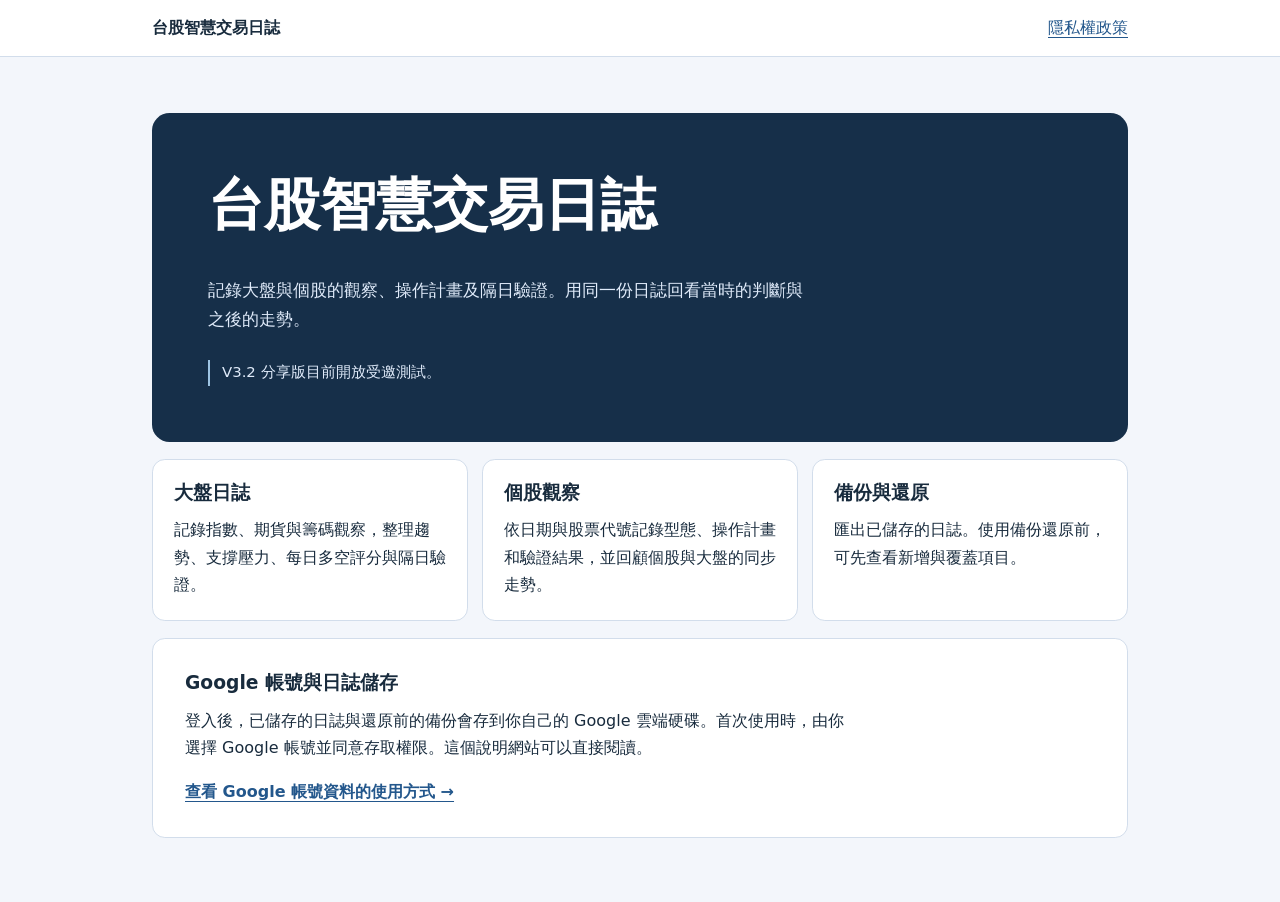
<file: index.html>
<!doctype html>
<html lang="zh-Hant-TW">
<head>
  <meta charset="utf-8">
  <meta name="viewport" content="width=device-width, initial-scale=1">
  <meta name="description" content="台股智慧交易日誌的功能說明與 Google 帳號資料使用資訊。">
  <title>台股智慧交易日誌</title>
  <link rel="stylesheet" href="./site.css">
</head>
<body>
  <header class="site-header">
    <div class="frame header-inner">
      <a class="wordmark" href="./">台股智慧交易日誌</a>
      <nav aria-label="網站導覽"><a href="./privacy.html">隱私權政策</a></nav>
    </div>
  </header>
  <main class="frame" id="main">
    <section class="hero" aria-labelledby="home-title">
      <h1 id="home-title">台股智慧交易日誌</h1>
      <p>記錄大盤與個股的觀察、操作計畫及隔日驗證。用同一份日誌回看當時的判斷與之後的走勢。</p>
      <p class="status">V3.2 分享版目前開放受邀測試。</p>
    </section>
    <section class="cards" aria-label="日誌功能">
      <article>
        <h2>大盤日誌</h2>
        <p>記錄指數、期貨與籌碼觀察，整理趨勢、支撐壓力、每日多空評分與隔日驗證。</p>
      </article>
      <article>
        <h2>個股觀察</h2>
        <p>依日期與股票代號記錄型態、操作計畫和驗證結果，並回顧個股與大盤的同步走勢。</p>
      </article>
      <article>
        <h2>備份與還原</h2>
        <p>匯出已儲存的日誌。使用備份還原前，可先查看新增與覆蓋項目。</p>
      </article>
    </section>
    <section class="account" aria-labelledby="account-title">
      <h2 id="account-title">Google 帳號與日誌儲存</h2>
      <p>登入後，已儲存的日誌與還原前的備份會存到你自己的 Google 雲端硬碟。首次使用時，由你選擇 Google 帳號並同意存取權限。這個說明網站可以直接閱讀。</p>
      <a class="text-link" href="./privacy.html">查看 Google 帳號資料的使用方式<span aria-hidden="true"> →</span></a>
    </section>
  </main>
</body>
</html>
</file>
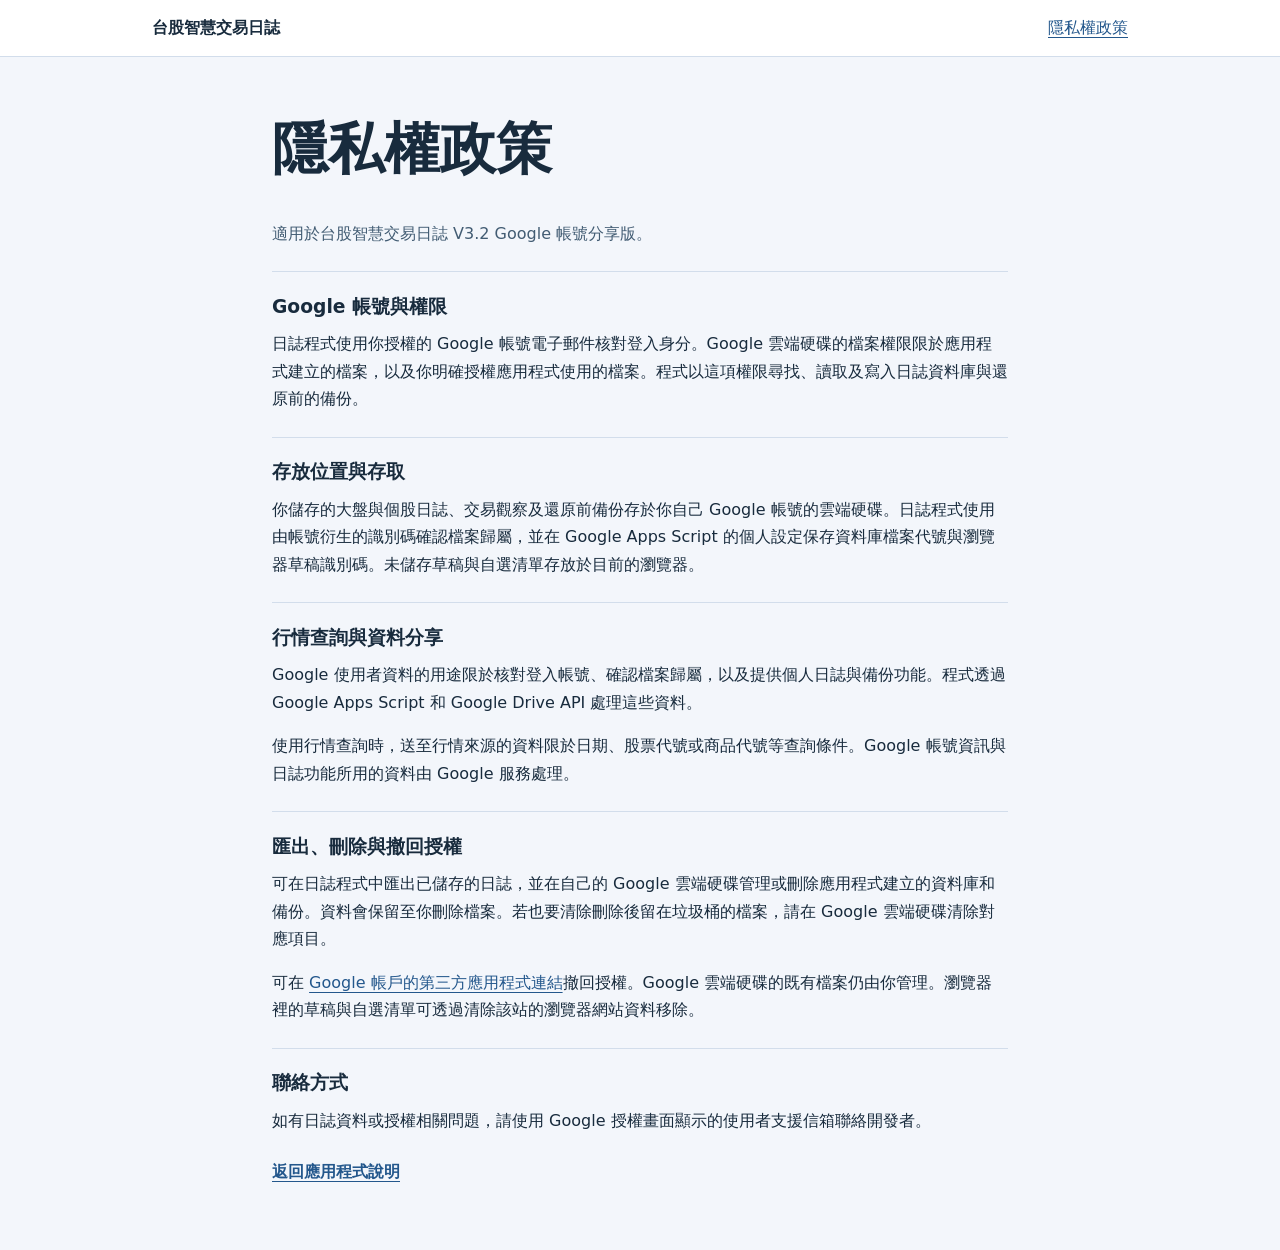
<file: privacy.html>
<!doctype html>
<html lang="zh-Hant-TW">
<head>
  <meta charset="utf-8">
  <meta name="viewport" content="width=device-width, initial-scale=1">
  <meta name="description" content="台股智慧交易日誌如何使用 Google 帳號、存放日誌，以及如何匯出或刪除資料。">
  <title>隱私權政策｜台股智慧交易日誌</title>
  <link rel="stylesheet" href="./site.css">
</head>
<body>
  <header class="site-header">
    <div class="frame header-inner">
      <a class="wordmark" href="./">台股智慧交易日誌</a>
      <nav aria-label="網站導覽"><a href="./privacy.html" aria-current="page">隱私權政策</a></nav>
    </div>
  </header>
  <main class="frame policy" id="main">
    <h1>隱私權政策</h1>
    <p class="policy-intro">適用於台股智慧交易日誌 V3.2 Google 帳號分享版。</p>
    <section>
      <h2>Google 帳號與權限</h2>
      <p>日誌程式使用你授權的 Google 帳號電子郵件核對登入身分。Google 雲端硬碟的檔案權限限於應用程式建立的檔案，以及你明確授權應用程式使用的檔案。程式以這項權限尋找、讀取及寫入日誌資料庫與還原前的備份。</p>
    </section>
    <section>
      <h2>存放位置與存取</h2>
      <p>你儲存的大盤與個股日誌、交易觀察及還原前備份存於你自己 Google 帳號的雲端硬碟。日誌程式使用由帳號衍生的識別碼確認檔案歸屬，並在 Google Apps Script 的個人設定保存資料庫檔案代號與瀏覽器草稿識別碼。未儲存草稿與自選清單存放於目前的瀏覽器。</p>
    </section>
    <section>
      <h2>行情查詢與資料分享</h2>
      <p>Google 使用者資料的用途限於核對登入帳號、確認檔案歸屬，以及提供個人日誌與備份功能。程式透過 Google Apps Script 和 Google Drive API 處理這些資料。</p>
      <p>使用行情查詢時，送至行情來源的資料限於日期、股票代號或商品代號等查詢條件。Google 帳號資訊與日誌功能所用的資料由 Google 服務處理。</p>
    </section>
    <section>
      <h2>匯出、刪除與撤回授權</h2>
      <p>可在日誌程式中匯出已儲存的日誌，並在自己的 Google 雲端硬碟管理或刪除應用程式建立的資料庫和備份。資料會保留至你刪除檔案。若也要清除刪除後留在垃圾桶的檔案，請在 Google 雲端硬碟清除對應項目。</p>
      <p>可在 <a href="https://myaccount.google.com/connections">Google 帳戶的第三方應用程式連結</a>撤回授權。Google 雲端硬碟的既有檔案仍由你管理。瀏覽器裡的草稿與自選清單可透過清除該站的瀏覽器網站資料移除。</p>
    </section>
    <section>
      <h2>聯絡方式</h2>
      <p>如有日誌資料或授權相關問題，請使用 Google 授權畫面顯示的使用者支援信箱聯絡開發者。</p>
    </section>
    <p><a class="text-link" href="./">返回應用程式說明</a></p>
  </main>
</body>
</html>
</file>
<file: site.css>
:root {
  color-scheme: light;
  font-family: system-ui, "Microsoft JhengHei", sans-serif;
  color: #182b3d;
  background: #f3f6fb;
  line-height: 1.72;
}

* { box-sizing: border-box; }
body { margin: 0; }
a { color: #23578c; text-underline-offset: .24em; }
a:hover { text-decoration-thickness: .14em; }
a:focus-visible { outline: 2px solid #23578c; outline-offset: 4px; border-radius: 3px; }
.frame { max-width: 66rem; margin-inline: auto; padding-inline: clamp(1rem, 4vw, 2.5rem); }
.site-header { background: #fff; border-bottom: 1px solid #d2ddeb; }
.header-inner { display: flex; align-items: center; justify-content: space-between; flex-wrap: wrap; gap: .5rem 1rem; padding-block: .9rem; }
.wordmark { font-weight: 750; color: #182b3d; text-decoration: none; }
main { padding-block: clamp(1.5rem, 5vw, 3.5rem) 4rem; }
.hero { padding: clamp(1.4rem, 5vw, 3.5rem); border-radius: 1.1rem; background: #162f49; color: #fff; }
h1, h2 { line-height: 1.3; margin-block: 0 .6em; }
h1 { font-size: clamp(1.9rem, 5vw, 3.5rem); overflow-wrap: anywhere; }
h2 { font-size: 1.17rem; }
p { margin-block: 0 1em; }
p:last-child { margin-bottom: 0; }
.hero p { max-width: 35em; color: #e0ebfa; font-size: 1.08rem; }
.hero .status { border-left: 2px solid #9dc4e3; padding-left: .75rem; font-size: .93rem; margin-top: 1.55rem; }
.cards { display: grid; grid-template-columns: repeat(3, 1fr); gap: .9rem; margin-block: 1.1rem; }
.cards article, .account { background: #fff; border: 1px solid #d2ddeb; padding: 1.3rem; border-radius: .8rem; }
.account { padding: clamp(1.3rem, 3vw, 2rem); }
.account p { max-width: 42em; }
.text-link { font-weight: 650; }
.policy { max-width: 51rem; }
.policy-intro { color: #425c73; }
.policy section { border-top: 1px solid #d2ddeb; margin-block: 1.5rem; padding-top: 1.4rem; }

@media (max-width: 42rem) {
  .cards { grid-template-columns: 1fr; }
}
</file>
